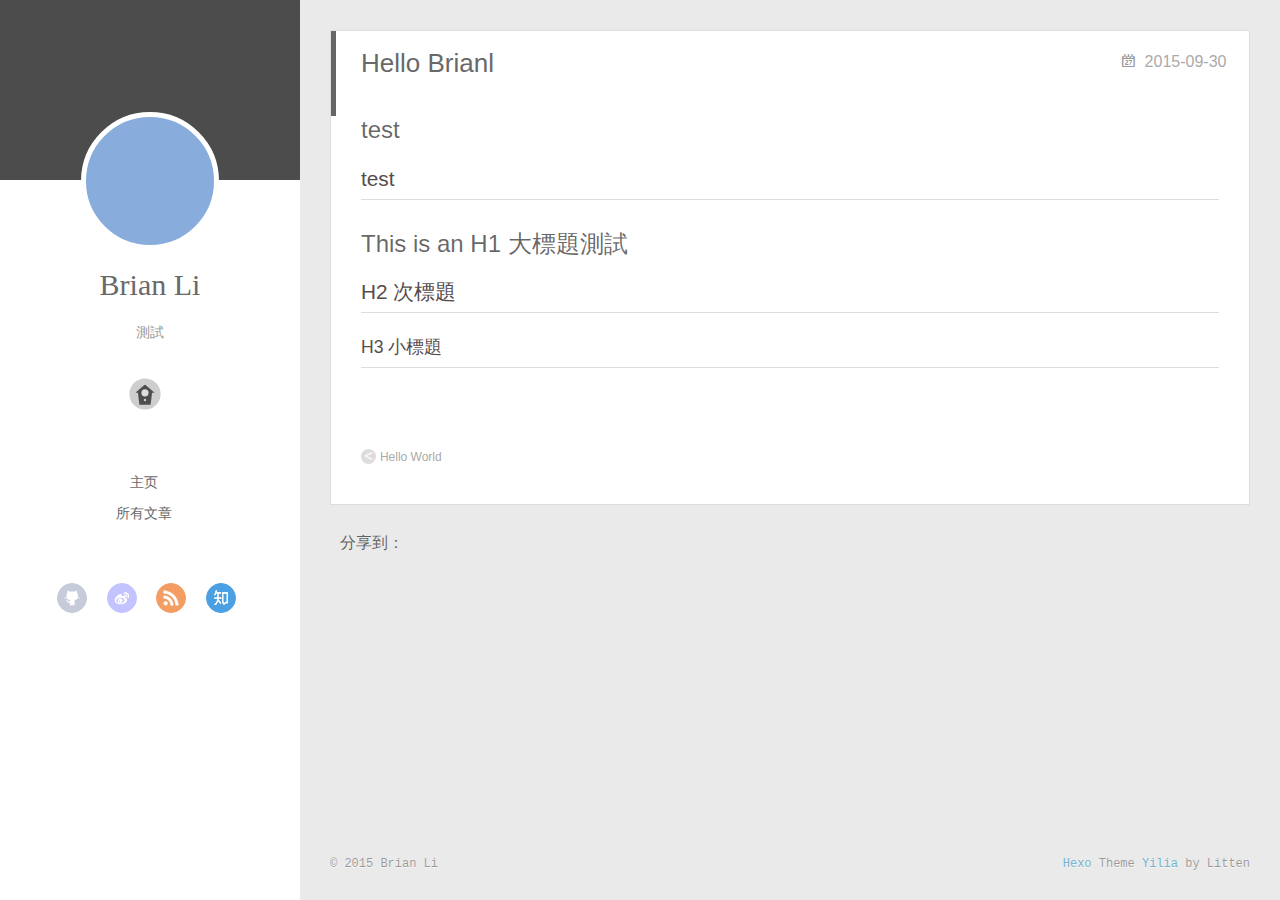
<file: 2015/09/30/Hello-Brianl/index.html>
<!DOCTYPE html>
<html>
<head>
  <meta charset="utf-8">
  
  <title>Hello Brianl | Brian TEST site</title>
  <meta name="viewport" content="width=device-width, initial-scale=1, maximum-scale=1">
  <meta name="description" content="testtestThis is an H1 大標題測試H2 次標題H3 小標題">
<meta property="og:type" content="article">
<meta property="og:title" content="Hello Brianl">
<meta property="og:url" content="http://youhong316.github.io/2015/09/30/Hello-Brianl/index.html">
<meta property="og:site_name" content="Brian TEST site">
<meta property="og:description" content="testtestThis is an H1 大標題測試H2 次標題H3 小標題">
<meta property="og:updated_time" content="2015-09-30T16:14:32.013Z">
<meta name="twitter:card" content="summary">
<meta name="twitter:title" content="Hello Brianl">
<meta name="twitter:description" content="testtestThis is an H1 大標題測試H2 次標題H3 小標題">
  
    <link rel="alternative" href="/atom.xml" title="Brian TEST site" type="application/atom+xml">
  
  
    <link rel="icon" href="/favicon.png">
  
  <link rel="stylesheet" href="/css/style.css" type="text/css">
</head>
<body>
  <div id="container">
    <div class="left-col">
    <div class="overlay"></div>
<div class="intrude-less">
	<header id="header" class="inner">
		<a href="/" class="profilepic">
			
			<img lazy-src="null" class="js-avatar">
			
		</a>

		<hgroup>
		  <h1 class="header-author"><a href="/">Brian Li</a></h1>
		</hgroup>

		
		<p class="header-subtitle">測試</p>
		

		
			<div class="switch-btn">
				<div class="icon">
					<div class="icon-ctn">
						<div class="icon-wrap icon-house" data-idx="0">
							<div class="birdhouse"></div>
							<div class="birdhouse_holes"></div>
						</div>
						<div class="icon-wrap icon-ribbon hide" data-idx="1">
							<div class="ribbon"></div>
						</div>
						
						<div class="icon-wrap icon-link hide" data-idx="2">
							<div class="loopback_l"></div>
							<div class="loopback_r"></div>
						</div>
						
						
						<div class="icon-wrap icon-me hide" data-idx="3">
							<div class="user"></div>
							<div class="shoulder"></div>
						</div>
						
					</div>
					
				</div>
				<div class="tips-box hide">
					<div class="tips-arrow"></div>
					<ul class="tips-inner">
						<li>菜单</li>
						<li>标签</li>
						
						<li>友情链接</li>
						
						
						<li>关于我</li>
						
					</ul>
				</div>
			</div>
		

		<div class="switch-area">
			<div class="switch-wrap">
				<section class="switch-part switch-part1">
					<nav class="header-menu">
						<ul>
						
							<li><a href="/">主页</a></li>
				        
							<li><a href="/archives">所有文章</a></li>
				        
						</ul>
					</nav>
					<nav class="header-nav">
						<div class="social">
							
								<a class="github" target="_blank" href="/#" title="github">github</a>
					        
								<a class="weibo" target="_blank" href="/#" title="weibo">weibo</a>
					        
								<a class="rss" target="_blank" href="/#" title="rss">rss</a>
					        
								<a class="zhihu" target="_blank" href="/#" title="zhihu">zhihu</a>
					        
						</div>
					</nav>
				</section>
				
				
				<section class="switch-part switch-part2">
					<div class="widget tagcloud" id="js-tagcloud">
						
					</div>
				</section>
				
				
				
				<section class="switch-part switch-part3">
					<div id="js-friends">
					
			          <a target="_blank" class="main-nav-link switch-friends-link" href="http://localhost:4000/">奥巴马的博客</a>
			        
			          <a target="_blank" class="main-nav-link switch-friends-link" href="http://localhost:4000/">卡卡的美丽传说</a>
			        
			          <a target="_blank" class="main-nav-link switch-friends-link" href="http://localhost:4000/">本泽马的博客</a>
			        
			          <a target="_blank" class="main-nav-link switch-friends-link" href="http://localhost:4000/">吉格斯的博客</a>
			        
			          <a target="_blank" class="main-nav-link switch-friends-link" href="http://localhost:4000/">习大大大不同</a>
			        
			          <a target="_blank" class="main-nav-link switch-friends-link" href="http://localhost:4000/">托蒂的博客</a>
			        
			        </div>
				</section>
				

				
				
				<section class="switch-part switch-part4">
				
					<div id="js-aboutme">我是谁，我从哪里来，我到哪里去？我就是我，是颜色不一样的吃货…</div>
				</section>
				
			</div>
		</div>
	</header>				
</div>
    </div>
    <div class="mid-col">
      <nav id="mobile-nav">
  	<div class="overlay">
  		<div class="slider-trigger"></div>
  		<h1 class="header-author js-mobile-header hide">Brian Li</h1>
  	</div>
	<div class="intrude-less">
		<header id="header" class="inner">
			<div class="profilepic">
				<img lazy-src="null" class="js-avatar">
			</div>
			<hgroup>
			  <h1 class="header-author">Brian Li</h1>
			</hgroup>
			
			<p class="header-subtitle">測試</p>
			
			<nav class="header-menu">
				<ul>
				
					<li><a href="/">主页</a></li>
		        
					<li><a href="/archives">所有文章</a></li>
		        
		        <div class="clearfix"></div>
				</ul>
			</nav>
			<nav class="header-nav">
				<div class="social">
					
						<a class="github" target="_blank" href="/#" title="github">github</a>
			        
						<a class="weibo" target="_blank" href="/#" title="weibo">weibo</a>
			        
						<a class="rss" target="_blank" href="/#" title="rss">rss</a>
			        
						<a class="zhihu" target="_blank" href="/#" title="zhihu">zhihu</a>
			        
				</div>
			</nav>
		</header>				
	</div>
</nav>
      <div class="body-wrap"><article id="post-Hello-Brianl" class="article article-type-post" itemscope itemprop="blogPost">
  
    <div class="article-meta">
      <a href="/2015/09/30/Hello-Brianl/" class="article-date">
  	<time datetime="2015-09-29T16:25:06.000Z" itemprop="datePublished">2015-09-30</time>
</a>
    </div>
  
  <div class="article-inner">
    
      <input type="hidden" class="isFancy" />
    
    
      <header class="article-header">
        
  
    <h1 class="article-title" itemprop="name">
      Hello Brianl
    </h1>
  

      </header>
      
      <div class="article-info article-info-post">
        
        

        <div class="clearfix"></div>
      </div>
      
    
    <div class="article-entry" itemprop="articleBody">
      
        <h1 id="test">test</h1><h2 id="test-1">test</h2><h1 id="This_is_an_H1_大標題測試">This is an H1 大標題測試</h1><h2 id="H2_次標題">H2 次標題</h2><h3 id="H3_小標題">H3 小標題</h3>
      
    </div>
    
  </div>
  
    
<nav id="article-nav">
  
    <a href="/2015/10/01/hello-world/" id="article-nav-newer" class="article-nav-link-wrap">
      <strong class="article-nav-caption"><</strong>
      <div class="article-nav-title">
        
          Hello World
        
      </div>
    </a>
  
  
</nav>

  
</article>


<div class="share">
	<!-- JiaThis Button BEGIN -->
	<div class="jiathis_style">
		<span class="jiathis_txt">分享到：</span>
		<a class="jiathis_button_tsina"></a>
		<a class="jiathis_button_cqq"></a>
		<a class="jiathis_button_douban"></a>
		<a class="jiathis_button_weixin"></a>
		<a class="jiathis_button_tumblr"></a>
		<a href="http://www.jiathis.com/share" class="jiathis jiathis_txt jtico jtico_jiathis" target="_blank"></a>
	</div>
	<script type="text/javascript" src="http://v3.jiathis.com/code/jia.js?uid=1405949716054953" charset="utf-8"></script>
	<!-- JiaThis Button END -->
</div>



<div class="duoshuo">
	<!-- 多说评论框 start -->
	<div class="ds-thread" data-thread-key="Hello-Brianl" data-title="Hello Brianl" data-url="http://youhong316.github.io/2015/09/30/Hello-Brianl/"></div>
	<!-- 多说评论框 end -->
	<!-- 多说公共JS代码 start (一个网页只需插入一次) -->
	<script type="text/javascript">
	var duoshuoQuery = {short_name:"true"};
	(function() {
		var ds = document.createElement('script');
		ds.type = 'text/javascript';ds.async = true;
		ds.src = (document.location.protocol == 'https:' ? 'https:' : 'http:') + '//static.duoshuo.com/embed.js';
		ds.charset = 'UTF-8';
		(document.getElementsByTagName('head')[0] 
		 || document.getElementsByTagName('body')[0]).appendChild(ds);
	})();
	</script>
	<!-- 多说公共JS代码 end -->
</div>




</div>
      <footer id="footer">
  <div class="outer">
    <div id="footer-info">
    	<div class="footer-left">
    		&copy; 2015 Brian Li
    	</div>
      	<div class="footer-right">
      		<a href="http://hexo.io/" target="_blank">Hexo</a>  Theme <a href="https://github.com/litten/hexo-theme-yilia" target="_blank">Yilia</a> by Litten
      	</div>
    </div>
  </div>
</footer>
    </div>
    
  <link rel="stylesheet" href="/fancybox/jquery.fancybox.css" type="text/css">


<script>
	var yiliaConfig = {
		fancybox: true,
		mathjax: true,
		animate: true,
		isHome: false,
		isPost: true,
		isArchive: false,
		isTag: false,
		isCategory: false,
		open_in_new: false
	}
</script>
<script src="http://7.url.cn/edu/jslib/comb/require-2.1.6,jquery-1.9.1.min.js" type="text/javascript"></script>
<script src="/js/main.js" type="text/javascript"></script>






<script type="text/x-mathjax-config">
MathJax.Hub.Config({
    tex2jax: {
        inlineMath: [ ['$','$'], ["\\(","\\)"]  ],
        processEscapes: true,
        skipTags: ['script', 'noscript', 'style', 'textarea', 'pre', 'code']
    }
});

MathJax.Hub.Queue(function() {
    var all = MathJax.Hub.getAllJax(), i;
    for(i=0; i < all.length; i += 1) {
        all[i].SourceElement().parentNode.className += ' has-jax';                 
    }       
});
</script>

<script type="text/javascript" src="http://cdn.mathjax.org/mathjax/latest/MathJax.js?config=TeX-AMS-MML_HTMLorMML">
</script>


  </div>
</body>
</html>
</file>
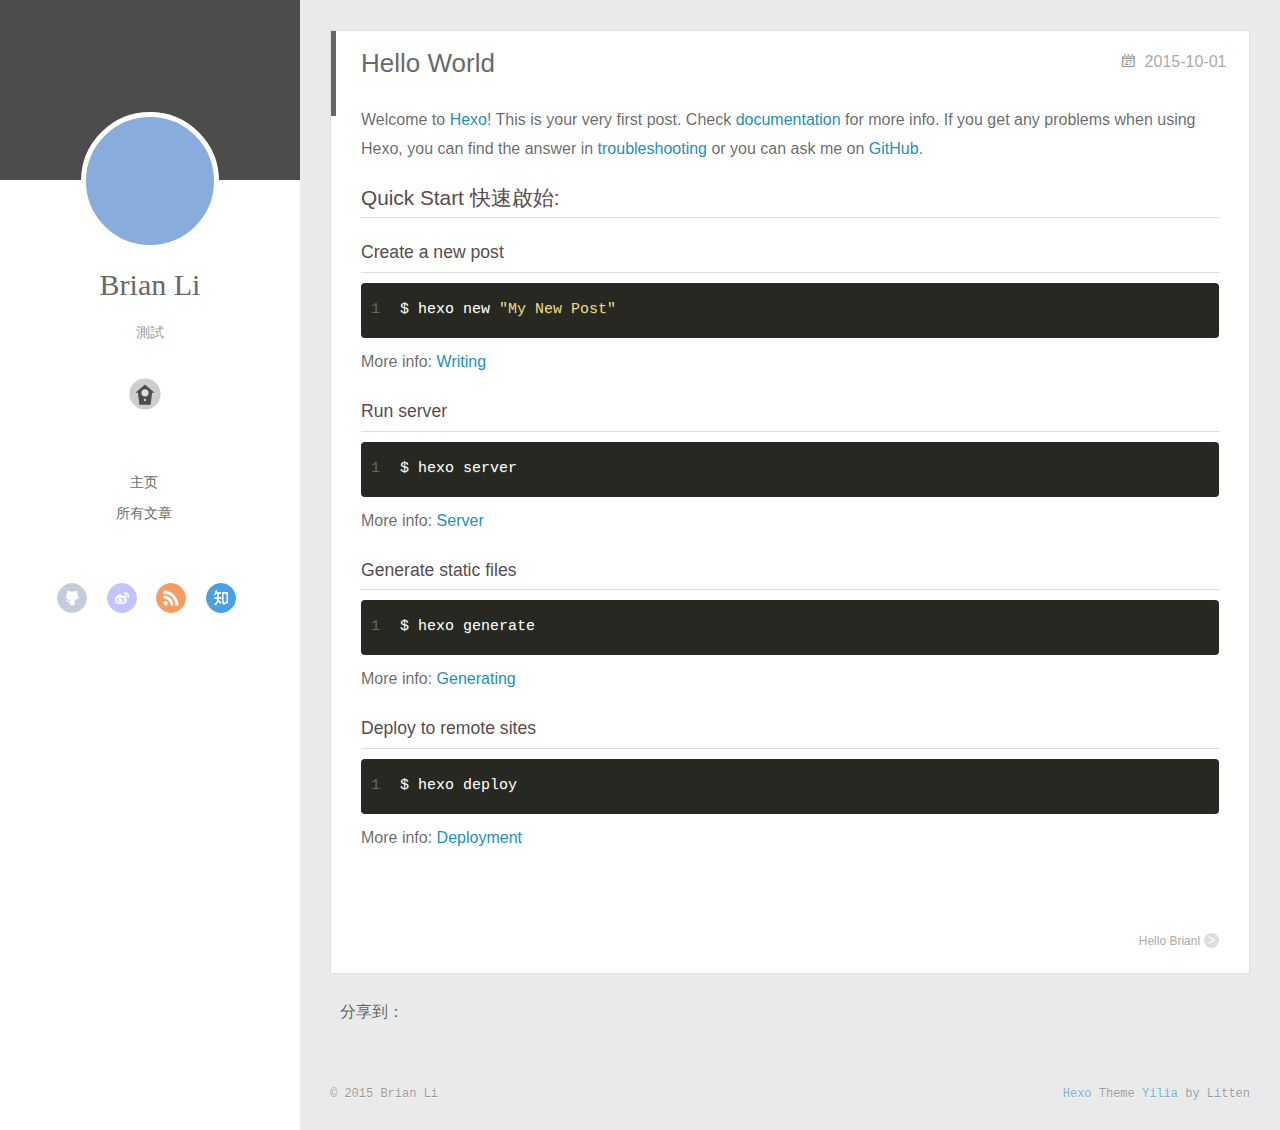
<file: 2015/10/01/hello-world/index.html>
<!DOCTYPE html>
<html>
<head>
  <meta charset="utf-8">
  
  <title>Hello World | Brian TEST site</title>
  <meta name="viewport" content="width=device-width, initial-scale=1, maximum-scale=1">
  <meta name="description" content="Welcome to Hexo! This is your very first post. Check documentation for more info. If you get any problems when using Hexo, you can find the answer in troubleshooting or you can ask me on GitHub.
Quick">
<meta property="og:type" content="article">
<meta property="og:title" content="Hello World">
<meta property="og:url" content="http://youhong316.github.io/2015/10/01/hello-world/index.html">
<meta property="og:site_name" content="Brian TEST site">
<meta property="og:description" content="Welcome to Hexo! This is your very first post. Check documentation for more info. If you get any problems when using Hexo, you can find the answer in troubleshooting or you can ask me on GitHub.
Quick">
<meta property="og:updated_time" content="2015-09-30T16:15:08.644Z">
<meta name="twitter:card" content="summary">
<meta name="twitter:title" content="Hello World">
<meta name="twitter:description" content="Welcome to Hexo! This is your very first post. Check documentation for more info. If you get any problems when using Hexo, you can find the answer in troubleshooting or you can ask me on GitHub.
Quick">
  
    <link rel="alternative" href="/atom.xml" title="Brian TEST site" type="application/atom+xml">
  
  
    <link rel="icon" href="/favicon.png">
  
  <link rel="stylesheet" href="/css/style.css" type="text/css">
</head>
<body>
  <div id="container">
    <div class="left-col">
    <div class="overlay"></div>
<div class="intrude-less">
	<header id="header" class="inner">
		<a href="/" class="profilepic">
			
			<img lazy-src="null" class="js-avatar">
			
		</a>

		<hgroup>
		  <h1 class="header-author"><a href="/">Brian Li</a></h1>
		</hgroup>

		
		<p class="header-subtitle">測試</p>
		

		
			<div class="switch-btn">
				<div class="icon">
					<div class="icon-ctn">
						<div class="icon-wrap icon-house" data-idx="0">
							<div class="birdhouse"></div>
							<div class="birdhouse_holes"></div>
						</div>
						<div class="icon-wrap icon-ribbon hide" data-idx="1">
							<div class="ribbon"></div>
						</div>
						
						<div class="icon-wrap icon-link hide" data-idx="2">
							<div class="loopback_l"></div>
							<div class="loopback_r"></div>
						</div>
						
						
						<div class="icon-wrap icon-me hide" data-idx="3">
							<div class="user"></div>
							<div class="shoulder"></div>
						</div>
						
					</div>
					
				</div>
				<div class="tips-box hide">
					<div class="tips-arrow"></div>
					<ul class="tips-inner">
						<li>菜单</li>
						<li>标签</li>
						
						<li>友情链接</li>
						
						
						<li>关于我</li>
						
					</ul>
				</div>
			</div>
		

		<div class="switch-area">
			<div class="switch-wrap">
				<section class="switch-part switch-part1">
					<nav class="header-menu">
						<ul>
						
							<li><a href="/">主页</a></li>
				        
							<li><a href="/archives">所有文章</a></li>
				        
						</ul>
					</nav>
					<nav class="header-nav">
						<div class="social">
							
								<a class="github" target="_blank" href="/#" title="github">github</a>
					        
								<a class="weibo" target="_blank" href="/#" title="weibo">weibo</a>
					        
								<a class="rss" target="_blank" href="/#" title="rss">rss</a>
					        
								<a class="zhihu" target="_blank" href="/#" title="zhihu">zhihu</a>
					        
						</div>
					</nav>
				</section>
				
				
				<section class="switch-part switch-part2">
					<div class="widget tagcloud" id="js-tagcloud">
						
					</div>
				</section>
				
				
				
				<section class="switch-part switch-part3">
					<div id="js-friends">
					
			          <a target="_blank" class="main-nav-link switch-friends-link" href="http://localhost:4000/">奥巴马的博客</a>
			        
			          <a target="_blank" class="main-nav-link switch-friends-link" href="http://localhost:4000/">卡卡的美丽传说</a>
			        
			          <a target="_blank" class="main-nav-link switch-friends-link" href="http://localhost:4000/">本泽马的博客</a>
			        
			          <a target="_blank" class="main-nav-link switch-friends-link" href="http://localhost:4000/">吉格斯的博客</a>
			        
			          <a target="_blank" class="main-nav-link switch-friends-link" href="http://localhost:4000/">习大大大不同</a>
			        
			          <a target="_blank" class="main-nav-link switch-friends-link" href="http://localhost:4000/">托蒂的博客</a>
			        
			        </div>
				</section>
				

				
				
				<section class="switch-part switch-part4">
				
					<div id="js-aboutme">我是谁，我从哪里来，我到哪里去？我就是我，是颜色不一样的吃货…</div>
				</section>
				
			</div>
		</div>
	</header>				
</div>
    </div>
    <div class="mid-col">
      <nav id="mobile-nav">
  	<div class="overlay">
  		<div class="slider-trigger"></div>
  		<h1 class="header-author js-mobile-header hide">Brian Li</h1>
  	</div>
	<div class="intrude-less">
		<header id="header" class="inner">
			<div class="profilepic">
				<img lazy-src="null" class="js-avatar">
			</div>
			<hgroup>
			  <h1 class="header-author">Brian Li</h1>
			</hgroup>
			
			<p class="header-subtitle">測試</p>
			
			<nav class="header-menu">
				<ul>
				
					<li><a href="/">主页</a></li>
		        
					<li><a href="/archives">所有文章</a></li>
		        
		        <div class="clearfix"></div>
				</ul>
			</nav>
			<nav class="header-nav">
				<div class="social">
					
						<a class="github" target="_blank" href="/#" title="github">github</a>
			        
						<a class="weibo" target="_blank" href="/#" title="weibo">weibo</a>
			        
						<a class="rss" target="_blank" href="/#" title="rss">rss</a>
			        
						<a class="zhihu" target="_blank" href="/#" title="zhihu">zhihu</a>
			        
				</div>
			</nav>
		</header>				
	</div>
</nav>
      <div class="body-wrap"><article id="post-hello-world" class="article article-type-post" itemscope itemprop="blogPost">
  
    <div class="article-meta">
      <a href="/2015/10/01/hello-world/" class="article-date">
  	<time datetime="2015-09-30T16:15:08.644Z" itemprop="datePublished">2015-10-01</time>
</a>
    </div>
  
  <div class="article-inner">
    
      <input type="hidden" class="isFancy" />
    
    
      <header class="article-header">
        
  
    <h1 class="article-title" itemprop="name">
      Hello World
    </h1>
  

      </header>
      
      <div class="article-info article-info-post">
        
        

        <div class="clearfix"></div>
      </div>
      
    
    <div class="article-entry" itemprop="articleBody">
      
        <p>Welcome to <a href="http://hexo.io/" target="_blank" rel="external">Hexo</a>! This is your very first post. Check <a href="http://hexo.io/docs/" target="_blank" rel="external">documentation</a> for more info. If you get any problems when using Hexo, you can find the answer in <a href="http://hexo.io/docs/troubleshooting.html" target="_blank" rel="external">troubleshooting</a> or you can ask me on <a href="https://github.com/hexojs/hexo/issues" target="_blank" rel="external">GitHub</a>.</p>
<h2 id="Quick_Start_快速啟始:">Quick Start 快速啟始:</h2><h3 id="Create_a_new_post">Create a new post</h3><figure class="highlight bash"><table><tr><td class="gutter"><pre><span class="line">1</span><br></pre></td><td class="code"><pre><span class="line">$ hexo new <span class="string">"My New Post"</span></span><br></pre></td></tr></table></figure>
<p>More info: <a href="http://hexo.io/docs/writing.html" target="_blank" rel="external">Writing</a></p>
<h3 id="Run_server">Run server</h3><figure class="highlight bash"><table><tr><td class="gutter"><pre><span class="line">1</span><br></pre></td><td class="code"><pre><span class="line">$ hexo server</span><br></pre></td></tr></table></figure>
<p>More info: <a href="http://hexo.io/docs/server.html" target="_blank" rel="external">Server</a></p>
<h3 id="Generate_static_files">Generate static files</h3><figure class="highlight bash"><table><tr><td class="gutter"><pre><span class="line">1</span><br></pre></td><td class="code"><pre><span class="line">$ hexo generate</span><br></pre></td></tr></table></figure>
<p>More info: <a href="http://hexo.io/docs/generating.html" target="_blank" rel="external">Generating</a></p>
<h3 id="Deploy_to_remote_sites">Deploy to remote sites</h3><figure class="highlight bash"><table><tr><td class="gutter"><pre><span class="line">1</span><br></pre></td><td class="code"><pre><span class="line">$ hexo deploy</span><br></pre></td></tr></table></figure>
<p>More info: <a href="http://hexo.io/docs/deployment.html" target="_blank" rel="external">Deployment</a></p>

      
    </div>
    
  </div>
  
    
<nav id="article-nav">
  
  
    <a href="/2015/09/30/Hello-Brianl/" id="article-nav-older" class="article-nav-link-wrap">
      <div class="article-nav-title">Hello Brianl</div>
      <strong class="article-nav-caption">></strong>
    </a>
  
</nav>

  
</article>


<div class="share">
	<!-- JiaThis Button BEGIN -->
	<div class="jiathis_style">
		<span class="jiathis_txt">分享到：</span>
		<a class="jiathis_button_tsina"></a>
		<a class="jiathis_button_cqq"></a>
		<a class="jiathis_button_douban"></a>
		<a class="jiathis_button_weixin"></a>
		<a class="jiathis_button_tumblr"></a>
		<a href="http://www.jiathis.com/share" class="jiathis jiathis_txt jtico jtico_jiathis" target="_blank"></a>
	</div>
	<script type="text/javascript" src="http://v3.jiathis.com/code/jia.js?uid=1405949716054953" charset="utf-8"></script>
	<!-- JiaThis Button END -->
</div>



<div class="duoshuo">
	<!-- 多说评论框 start -->
	<div class="ds-thread" data-thread-key="hello-world" data-title="Hello World" data-url="http://youhong316.github.io/2015/10/01/hello-world/"></div>
	<!-- 多说评论框 end -->
	<!-- 多说公共JS代码 start (一个网页只需插入一次) -->
	<script type="text/javascript">
	var duoshuoQuery = {short_name:"true"};
	(function() {
		var ds = document.createElement('script');
		ds.type = 'text/javascript';ds.async = true;
		ds.src = (document.location.protocol == 'https:' ? 'https:' : 'http:') + '//static.duoshuo.com/embed.js';
		ds.charset = 'UTF-8';
		(document.getElementsByTagName('head')[0] 
		 || document.getElementsByTagName('body')[0]).appendChild(ds);
	})();
	</script>
	<!-- 多说公共JS代码 end -->
</div>




</div>
      <footer id="footer">
  <div class="outer">
    <div id="footer-info">
    	<div class="footer-left">
    		&copy; 2015 Brian Li
    	</div>
      	<div class="footer-right">
      		<a href="http://hexo.io/" target="_blank">Hexo</a>  Theme <a href="https://github.com/litten/hexo-theme-yilia" target="_blank">Yilia</a> by Litten
      	</div>
    </div>
  </div>
</footer>
    </div>
    
  <link rel="stylesheet" href="/fancybox/jquery.fancybox.css" type="text/css">


<script>
	var yiliaConfig = {
		fancybox: true,
		mathjax: true,
		animate: true,
		isHome: false,
		isPost: true,
		isArchive: false,
		isTag: false,
		isCategory: false,
		open_in_new: false
	}
</script>
<script src="http://7.url.cn/edu/jslib/comb/require-2.1.6,jquery-1.9.1.min.js" type="text/javascript"></script>
<script src="/js/main.js" type="text/javascript"></script>






<script type="text/x-mathjax-config">
MathJax.Hub.Config({
    tex2jax: {
        inlineMath: [ ['$','$'], ["\\(","\\)"]  ],
        processEscapes: true,
        skipTags: ['script', 'noscript', 'style', 'textarea', 'pre', 'code']
    }
});

MathJax.Hub.Queue(function() {
    var all = MathJax.Hub.getAllJax(), i;
    for(i=0; i < all.length; i += 1) {
        all[i].SourceElement().parentNode.className += ' has-jax';                 
    }       
});
</script>

<script type="text/javascript" src="http://cdn.mathjax.org/mathjax/latest/MathJax.js?config=TeX-AMS-MML_HTMLorMML">
</script>


  </div>
</body>
</html>
</file>
<file: css/style.css>
body {
  width: 100%;
}
body:before,
body:after {
  content: "";
  display: table;
}
body:after {
  clear: both;
}
@font-face {
  font-family: 'FontAwesome';
  src: url("fonts/fontawesome-webfont.eot");
  src: url("fonts/fontawesome-webfont.eot?#iefix") format("embedded-opentype"), url("fonts/fontawesome-webfont.woff") format("woff"), url("fonts/fontawesome-webfont.ttf") format("truetype"), url("fonts/fontawesome-webfont.svgz#FontAwesomeRegular") format("svg"), url("fonts/fontawesome-webfont.svg#FontAwesomeRegular") format("svg");
  font-weight: normal;
  font-style: normal;
}
html,
body,
div,
span,
applet,
object,
iframe,
h1,
h2,
h3,
h4,
h5,
h6,
p,
blockquote,
pre,
a,
abbr,
acronym,
address,
big,
cite,
code,
del,
dfn,
em,
img,
ins,
kbd,
q,
s,
samp,
small,
strike,
strong,
sub,
sup,
tt,
var,
dl,
dt,
dd,
ol,
ul,
li,
fieldset,
form,
label,
legend,
table,
caption,
tbody,
tfoot,
thead,
tr,
th,
td {
  margin: 0;
  padding: 0;
  border: 0;
  outline: 0;
  font-weight: inherit;
  font-style: inherit;
  font-family: inherit;
  font-size: 100%;
  vertical-align: baseline;
}
body {
  line-height: 1;
  color: #000;
  background: #fff;
}
ol,
ul {
  list-style: none;
}
table {
  border-collapse: separate;
  border-spacing: 0;
  vertical-align: middle;
}
caption,
th,
td {
  text-align: left;
  font-weight: normal;
  vertical-align: middle;
}
a img {
  border: none;
}
ol {
  list-style: decimal;
  padding-left: 20px;
}
ul {
  list-style: none;
}
input,
button {
  margin: 0;
  padding: 0;
}
input::-moz-focus-inner,
button::-moz-focus-inner {
  border: 0;
  padding: 0;
}
@font-face {
  font-family: FontAwesome;
  font-style: normal;
  font-weight: normal;
  src: url("fonts/fontawesome-webfont.eot?v=#4.0.3");
  src: url("fonts/fontawesome-webfont.eot?#iefix&v=#4.0.3") format("embedded-opentype"), url("fonts/fontawesome-webfont.woff?v=#4.0.3") format("woff"), url("fonts/fontawesome-webfont.ttf?v=#4.0.3") format("truetype"), url("fonts/fontawesome-webfont.svg#fontawesomeregular?v=#4.0.3") format("svg");
}
html,
body,
#container {
  height: 100%;
}
body {
  font-family: "微软雅黑", "HelveticaNeue-Light", "Helvetica Neue Light", "Helvetica Neue", Helvetica, Arial, sans-serif;
  font-size: 16px;
  background: #fff;
  color: rgba(0,0,0,0.6);
  -webkit-overflow-scrolling: touch;
}
h1,
h2,
h3 {
  display: block;
}
h1 {
  font-size: 1.5em;
}
h2 {
  font-size: 1.3em;
}
h3 {
  font-size: 1.1em;
}
h4,
h5,
h6 {
  font-size: 1em;
}
a {
  text-decoration: none;
  outline-width: 0;
  color: #258fb8;
  outline: none;
}
.alignleft {
  float: left;
}
.alignright {
  float: right;
}
.clearfix {
  *zoom: 1;
}
.clearfix:after {
  content: "";
  display: table;
  clear: both;
}
.inner {
  width: 1000px;
  margin: 0 auto;
}
.hide {
  display: none;
}
@media screen and (max-width: 1040px) {
  .inner {
    width: 100%;
  }
}
#container {
  position: relative;
  min-height: 100%;
}
#container #mobile-nav {
  display: none;
}
#container #mobile-nav .overlay {
  height: 110px;
  position: absolute;
  width: 100%;
  background: #4d4d4d;
}
#container #mobile-nav .overlay.fixed {
  position: fixed;
  height: 42px;
  z-index: 99;
}
#container #mobile-nav #header {
  padding: 10px 0 0 0;
}
#container #mobile-nav #header .profilepic {
  display: block;
  position: relative;
  z-index: 100;
}
#container #mobile-nav #header .header-menu {
  height: auto;
  margin: 10px;
}
#container #mobile-nav #header .header-menu ul {
  text-align: center;
  cursor: default;
}
#container #mobile-nav #header .header-menu li {
  display: inline-block;
  margin: 3px;
}
#container .left-col {
  background: #fff;
  width: 300px;
  position: fixed;
  opacity: 1;
  -webkit-transition: all 0.2s ease-in;
  -moz-transition: all 0.2s ease-in;
  -ms-transition: all 0.2s ease-in;
  transition: all 0.2s ease-in;
  height: 100%;
}
#container .left-col .overlay {
  width: 100%;
  height: 180px;
  background-color: #000;
  position: absolute;
  opacity: 0.7;
}
#container .left-col .intrude-less {
  width: 76%;
  text-align: center;
  margin: 112px auto 0;
}
#container .mid-col {
  position: absolute;
  right: 0;
  min-height: 100%;
  background: #eaeaea;
  left: 300px;
  width: auto;
}
@media screen and (max-width: 800px) {
  #container .left-col {
    display: none;
  }
  #container .mid-col {
    left: 0;
  }
  #container #header .header-nav {
    position: relative;
  }
  #container .header-author.fixed {
    position: fixed;
    top: -13px;
    width: 100%;
    color: #ddd;
  }
  #container .overlay .slider-trigger {
    position: absolute;
    z-index: 101;
    bottom: 0;
    left: 0;
    width: 42px;
    height: 42px;
  }
  #container .overlay .slider-trigger:hover {
    background: #444;
  }
  #container .overlay .slider-trigger:before {
    color: #ddd;
    content: "\f00b";
    font: 16px FontAwesome;
    width: 16px;
    height: 16px;
    margin-left: 9px;
    margin-top: 14px;
    display: block;
  }
  #container .article-header {
    border-left: none;
    padding: 0;
    border-bottom: 1px dotted #ddd;
  }
  #container .article-header h1 {
    margin-bottom: 10px;
  }
  #container .header-subtitle {
    padding: 0 24px;
  }
  #container .article-info-index.article-info {
    padding-top: 10px;
    margin: 0;
    border-top: 1px solid #ddd;
  }
  #container .article-info-post.article-info {
    margin: 0;
    padding-top: 10px;
    border: none;
  }
  #container .article-more-link a {
    float: right;
  }
  #container #viewer-box .viewer-box-l {
    font-size: 14px;
  }
  #container .article {
    padding: 10px;
    margin: 10px;
    font-size: 14px;
  }
  #container .article .article-entry {
    padding-left: 0;
    padding-right: 0;
    padding-top: 10px;
  }
  #container .article .article-title {
    font-size: 18px;
    max-width: 185px;
    display: block;
    margin: 0;
  }
  #container .article .article-meta {
    width: auto;
    height: 30px;
    margin-top: -5px;
    position: ralative;
  }
  #container .article .article-meta .article-date {
    font-size: 12px;
    -webkit-border-radius: 0;
    border-radius: 0;
    color: #666;
    background: none;
    height: auto;
    padding: 0;
    margin: 0;
    width: 100%;
    text-align: left;
    margin-left: 10px;
  }
  #container .article .article-meta .article-date time {
    width: auto;
    float: right;
    margin-right: 10px;
  }
  #container .article .article-meta .article-tag-list {
    margin-top: 7px;
    position: absolute;
    right: 10px;
    top: 0;
  }
  #container .article .article-meta .article-tag-list:before {
    float: left;
    margin-top: 1px;
    left: 0;
  }
  #container .article .article-meta .article-tag-list .article-tag-list-item {
    float: left;
    padding-left: 0;
    width: auto;
    max-width: 83px;
  }
  #container .article .article-meta .article-category {
    margin-top: 7px;
    position: absolute;
    right: 10px;
    top: -30px;
  }
  #container .article .article-meta .article-category:before {
    float: left;
    margin-top: 1px;
    left: 15px;
  }
  #container .article .article-meta .article-category .article-category-link {
    max-width: 83px;
    width: auto;
    padding-left: 10px;
  }
  #container .article .article-nav-link-wrap {
    margin: 5px 0;
  }
  #container .article .article-nav-link-wrap strong {
    float: left;
    margin-right: 5px;
  }
  #container .article #article-nav-older {
    float: none;
    display: block;
  }
  #container .share {
    padding: 3px 10px;
  }
  #container .duoshuo {
    padding: 0 13px;
  }
  #container #disqus_thread {
    padding: 0 13px;
  }
  #container #mobile-nav {
    display: block;
  }
  #container #page-nav .extend {
    opacity: 1;
  }
  #container .instagram .open-ins {
    left: 2px;
    top: -30px;
    color: #aaa;
  }
  #container .info-on-right {
    float: initial;
  }
  #container .archives-wrap {
    margin: 10px 10px 0px;
    padding: 10px;
  }
  #container .archives-wrap .archive-article-title {
    font-size: 14px;
  }
  #container .archives-wrap .archive-year-wrap {
    position: relative;
    padding: 0 0 0 0;
  }
  #container .archives-wrap .archive-year-wrap a {
    padding: 0 0 0 0;
  }
  #container .archives-wrap .article-meta .archive-article-date {
    font-size: 12px;
    margin-right: 10px;
    margin-top: -5px;
  }
  #container .archives-wrap .article-meta .article-tag-list-link {
    font-size: 12px;
  }
  #container .archives .archive-article {
    padding: 10px 0;
    margin-left: 0;
  }
  #container #footer .footer-left {
    float: initial;
    margin-bottom: 10px;
  }
  #container #footer .footer-right {
    float: initial;
  }
}
.header-author {
  text-align: center;
  margin: 0.67em 0;
  font-family: Roboto, "Roboto", serif;
  font-size: 30px;
  -webkit-transition: 0.3s;
  -moz-transition: 0.3s;
  -ms-transition: 0.3s;
  transition: 0.3s;
}
#header {
  width: 100%;
}
#header a {
  color: #696969;
}
#header a:hover {
  color: #b0a0aa;
}
#header .profilepic {
  text-align: center;
  display: block;
  border: 5px solid #fff;
  -webkit-border-radius: 300px;
  border-radius: 300px;
  width: 128px;
  height: 128px;
  margin: 0 auto;
  position: relative;
  overflow: hidden;
  background: #88acdb;
  -webkit-transition: all 0.2s ease-in;
  display: -webkit-box;
  -webkit-box-orient: horizontal;
  -webkit-box-pack: center;
  -webkit-box-align: center;
  text-align: center;
}
#header .profilepic img {
  width: 20%;
  height: 20%;
  -webkit-border-radius: 300px;
  border-radius: 300px;
  opacity: 0;
  -webkit-transition: all 0.2s ease-in;
}
#header .profilepic img.show {
  width: 100%;
  height: 100%;
  opacity: 1;
}
#header .header-subtitle {
  text-align: center;
  color: #999;
  font-size: 14px;
  line-height: 25px;
  overflow: hidden;
  text-overflow: ellipsis;
  display: -webkit-box;
  -webkit-line-clamp: 2;
  -webkit-box-orient: vertical;
}
#header .header-menu {
  font-weight: 300;
  line-height: 31px;
  cursor: pointer;
  text-transform: uppercase;
  float: none;
  height: 150px;
  margin-left: -12px;
  text-align: center;
  display: -webkit-box;
  -webkit-box-orient: horizontal;
  -webkit-box-pack: center;
  -webkit-box-align: center;
}
#header .header-menu li {
  cursor: default;
}
#header .header-menu li a {
  font-size: 14px;
  min-width: 300px;
}
#header .switch-area {
  position: relative;
  width: 100%;
  overflow: hidden;
  min-height: 500px;
  font-size: 14px;
}
#header .switch-area .switch-wrap {
  -webkit-transition: -webkit-transform 0.3s ease-in;
  -moz-transition: -moz-transform 0.3s ease-in;
  -ms-transition: -ms-transform 0.3s ease-in;
  transition: transform 0.3s ease-in;
  position: relative;
}
#header .turn-left {
  -webkit-transform: translate(-100%, 0);
  -moz-transform: translate(-100%, 0);
  -ms-transform: translate(-100%, 0);
  transform: translate(-100%, 0);
}
#header .header-nav {
  width: 100%;
  position: absolute;
  -webkit-transition: -webkit-transform 0.3s ease-in;
  -moz-transition: -moz-transform 0.3s ease-in;
  -ms-transition: -ms-transform 0.3s ease-in;
  transition: transform 0.3s ease-in;
}
#header .header-nav .social {
  margin-right: 15px;
  margin-top: 10px;
  text-align: center;
}
#header .header-nav .social a {
  -webkit-border-radius: 50%;
  border-radius: 50%;
  display: -moz-inline-stack;
  display: inline-block;
  vertical-align: middle;
  *vertical-align: auto;
  zoom: 1;
  *display: inline;
  text-indent: -9999px;
  margin: 0 8px 15px 8px;
  opacity: 0.7;
  width: 28px;
  height: 28px;
  -webkit-transition: 0.3s;
  -moz-transition: 0.3s;
  -ms-transition: 0.3s;
  transition: 0.3s;
}
#header .header-nav .social a:hover {
  opacity: 1;
}
#header .header-nav .social a:last-of-type {
  margin-right: 0;
}
#header .header-nav .social a.weibo {
  background: url("/img/weibo.png") center no-repeat #aaf;
  border: 1px solid #aaf;
}
#header .header-nav .social a.weibo:hover {
  border: 1px solid #aaf;
}
#header .header-nav .social a.rss {
  background: url("/img/rss.png") center no-repeat #ef7522;
  border: 1px solid #ef7522;
}
#header .header-nav .social a.rss:hover {
  border: 1px solid #cf5d0f;
}
#header .header-nav .social a.github {
  background: url("/img/github.png") center no-repeat #afb6ca;
  border: 1px solid #afb6ca;
}
#header .header-nav .social a.github:hover {
  border: 1px solid #909ab6;
}
#header .header-nav .social a.facebook {
  background: url("/img/facebook.png") center no-repeat #3b5998;
  border: 1px solid #3b5998;
}
#header .header-nav .social a.facebook:hover {
  border: 1px solid #2d4373;
}
#header .header-nav .social a.google {
  background: url("/img/google.png") center no-repeat #c83d20;
  border: 1px solid #c83d20;
}
#header .header-nav .social a.google:hover {
  border: 1px solid #9c3019;
}
#header .header-nav .social a.twitter {
  background: url("/img/twitter.png") center no-repeat #55cff8;
  border: 1px solid #55cff8;
}
#header .header-nav .social a.twitter:hover {
  border: 1px solid #24c1f6;
}
#header .header-nav .social a.linkedin {
  background: url("/img/linkedin.png") center no-repeat #005a87;
  border: 1px solid #005a87;
}
#header .header-nav .social a.linkedin:hover {
  border: 1px solid #006b98;
}
#header .header-nav .social a.zhihu {
  background: url("/img/zhihu.png") center no-repeat #0078d8;
  border: 1px solid #0078d8;
}
#header .header-nav .social a.zhihu:hover {
  border: 1px solid #0078d8;
}
#header .header-nav .social a.douban {
  background: url("/img/douban.png") center no-repeat #06c611;
  border: 1px solid #06c611;
}
#header .header-nav .social a.douban:hover {
  border: 1px solid #06c611;
}
#header .header-nav .social a.mail {
  background: url("/img/mail.png") center no-repeat #005a87;
  border: 1px solid #005a87;
}
#header .header-nav .social a.mail:hover {
  border: 1px solid #006b98;
}
#header .switch-part {
  width: 100%;
  position: absolute;
}
#header .switch-part1 {
  left: 0;
}
#header .switch-part2 {
  left: 100%;
  top: 20px;
  overlay-x: hidden;
  overflow-y: auto;
  max-height: 200px;
}
#header .switch-part3 {
  left: 200%;
  line-height: 30px;
}
#header .switch-part3 .switch-friends-link {
  margin-right: 9px;
  -webkit-border-radius: 3px;
  border-radius: 3px;
  padding: 5px;
}
#header .switch-part3 .switch-friends-link:hover {
  background: #88acdb;
  color: #fff;
}
#header .switch-part4 {
  left: 300%;
  text-align: left;
  line-height: 30px;
}
.duoshuo {
  padding: 0 40px;
}
#disqus_thread {
  padding: 0 40px;
}
.archives-wrap {
  position: relative;
  margin: 0 30px;
  padding-right: 60px;
  border-bottom: 1px solid #eee;
  background: #fff;
}
.archives-wrap:first-child {
  margin-top: 30px;
}
.archives-wrap:last-child {
  margin-bottom: 80px;
}
.archives-wrap .archive-year-wrap {
  line-height: 35px;
  width: 200px;
  position: absolute;
  padding-top: 15px;
  font-size: 1.8em;
}
.archives-wrap .archive-year-wrap a {
  color: #666;
  font-weight: bold;
  padding-left: 48px;
}
.archives {
  position: relative;
}
.archives .article-info {
  border: none;
}
.archives .archive-article {
  margin-left: 200px;
  padding: 20px 0;
  border-bottom: 1px solid #eee;
  border-top: 1px solid #fff;
  position: relative;
}
.archives .archive-article:first-child {
  border-top: none;
}
.archives .archive-article:last-child {
  border-bottom: none;
}
.archives .archive-article-title {
  font-size: 16px;
  color: #333;
  -webkit-transition: color 0.3s;
  -moz-transition: color 0.3s;
  -ms-transition: color 0.3s;
  transition: color 0.3s;
}
.archives .archive-article-title:hover {
  color: #657b83;
}
.archives .archive-article-title span {
  display: block;
  color: #a8a8a8;
  font-size: 12px;
  line-height: 14px;
  height: 7px;
  padding-left: 2px;
}
.archives .archive-article-title span:before {
  display: inline-block;
  content: "“";
  font-family: serif;
  font-size: 30px;
  float: left;
  margin: 4px 4px 0 -12px;
  color: #c8c8c8;
}
.archive-article-inner .archive-article-header {
  position: relative;
}
.archive-article-inner .article-meta {
  position: relative;
  float: right;
  margin-top: -10px;
  color: #555;
  background: none;
  text-align: right;
  width: auto;
}
.archive-article-inner .article-meta .article-date time {
  color: #aaa;
}
.archive-article-inner .article-meta .archive-article-date,
.archive-article-inner .article-meta .article-tag-list {
  margin-right: 30px;
  display: -moz-inline-stack;
  display: inline-block;
  vertical-align: middle;
  zoom: 1;
  color: #666;
  font-size: 14px;
}
.archive-article-inner .article-meta .archive-article-date {
  cursor: default;
  font-size: 12px;
  margin-bottom: 5px;
  margin-top: -10px;
}
.archive-article-inner .article-meta .archive-article-date time:before {
  content: "\f073";
  color: #999;
  position: relative;
  margin-right: 10px;
  font: 16px FontAwesome;
}
.archive-article-inner .article-meta .article-category:before {
  float: left;
  margin-top: 1px;
  left: 15px;
}
.archive-article-inner .article-meta .article-category .article-category-link {
  width: auto;
  max-width: 83px;
  padding-left: 10px;
}
.archive-article-inner .article-meta .article-tag-list {
  margin-top: 0px;
}
.archive-article-inner .article-meta .article-tag-list:before {
  left: 15px;
}
.archive-article-inner .article-meta .article-tag-list .article-tag-list-item {
  display: inline-block;
  width: auto;
  max-width: 83px;
  padding-left: 8px;
  font-size: 12px;
}
.body-wrap {
  margin-bottom: 80px;
}
.article {
  margin: 30px;
  position: relative;
  border: 1px solid #ddd;
  background: #fff;
  -webkit-transition: all 0.2s ease-in;
}
.article.show {
  visibility: visible;
  -webkit-animation: cd-bounce-1 0.6s;
  -moz-animation: cd-bounce-1 0.6s;
  -webkit-animation: cd-bounce-1 0.6s;
  -moz-animation: cd-bounce-1 0.6s;
  -ms-animation: cd-bounce-1 0.6s;
  animation: cd-bounce-1 0.6s;
}
.article.hidden {
  visibility: hidden;
}
.article img {
  max-width: 100%;
}
@-webkit-keyframes cd-bounce-1 {
  0% {
    opacity: 0;
    -webkit-transform: scale(1);
  }
  60% {
    opacity: 1;
    -webkit-transform: scale(1.01);
  }
  100% {
    -webkit-transform: scale(1);
  }
}
@-moz-keyframes cd-bounce-1 {
  0% {
    opacity: 0;
    -moz-transform: scale(1);
  }
  60% {
    opacity: 1;
    -moz-transform: scale(1.01);
  }
  100% {
    -moz-transform: scale(1);
  }
}
.article-index {
  margin-left: 200px;
  padding: 15px 0;
  margin-right: 75px;
}
.article-index .brief {
  display: block;
  color: #a8a8a8;
  font-size: 12px;
  line-height: 14px;
  height: 7px;
  padding-left: 2px;
}
.article-index .brief:before {
  display: inline-block;
  content: "“";
  font-family: serif;
  font-size: 30px;
  float: left;
  margin: 4px 4px 0 -12px;
  color: #c8c8c8;
}
.article-title {
  color: #696969;
  margin-left: 0px;
  font-weight: 300;
  line-height: 35px;
  margin-bottom: 20px;
  font-size: 26px;
  -webkit-transition: color 0.3s;
  -moz-transition: color 0.3s;
  -o-transition: color 0.3s;
  -webkit-transition: color 0.3s;
  -moz-transition: color 0.3s;
  -ms-transition: color 0.3s;
  transition: color 0.3s;
}
.article-title:hover {
  color: #b0a0aa;
}
.article-inner {
  position: relative;
  margin-bottom: 20px;
}
.article-header {
  border-left: 5px solid;
  padding: 15px 0px 15px 25px;
}
.article-info.info-on-right {
  margin: 10px 0 0 0;
  float: right;
}
.article-info-index.article-info {
  padding-top: 20px;
  margin: 30px 30px 0 30px;
  border-top: 1px solid #ddd;
}
.article-info-post.article-info {
  padding: 0;
  border: none;
  margin: -30px 0 20px 30px;
}
.article-entry {
  line-height: 1.8em;
  padding-right: 30px;
  padding-left: 30px;
}
.article-entry p {
  margin-top: 10px;
}
.article-entry p code,
.article-entry li code {
  padding: 1px 3px;
  margin: 0 3px;
  background: #ddd;
  border: 1px solid #ccc;
  font-family: Menlo, Monaco, "Andale Mono", "lucida console", "Courier New", monospace;
  word-wrap: break-word;
  font-size: 14px;
}
.article-entry blockquote {
  background: #ddd;
  border-left: 5px solid #ccc;
  padding: 15px 20px;
  margin-top: 10px;
  border-left: 5px solid #657b83;
  background: #f6f6f6;
}
.article-entry blockquote p {
  margin-top: 0;
}
.article-entry em {
  font-style: italic;
}
.article-entry ul li:before {
  content: "";
  width: 6px;
  height: 6px;
  border: 1px solid #999;
  -webkit-border-radius: 10px;
  border-radius: 10px;
  background: #aaa;
  display: inline-block;
  margin-right: 10px;
  float: left;
  margin-top: 12px;
}
.article-entry ul,
.article-entry ol {
  font-size: 14px;
  margin: 10px 0px;
}
.article-entry li ul,
.article-entry li ol {
  margin-left: 30px;
}
.article-entry li ul li:before,
.article-entry li ol li:before {
  content: "";
  background: #dedede;
}
.article-entry h1 {
  margin-top: 30px;
}
.article-entry h2 {
  margin-top: 20px;
  font-weight: 300;
  color: #574c4c;
  padding-bottom: 5px;
  border-bottom: 1px solid #ddd;
}
.article-entry h3,
.article-entry h4,
.article-entry h5,
.article-entry h6 {
  margin-top: 20px;
  font-weight: 300;
  color: #574c4c;
  padding-bottom: 5px;
  border-bottom: 1px solid #ddd;
}
.article-entry video {
  max-width: 100%;
}
.article-entry strong {
  font-weight: bold;
}
.article-entry .caption {
  display: block;
  font-size: 0.8em;
  color: #aaa;
}
.article-entry hr {
  height: 0;
  margin-top: 20px;
  margin-bottom: 20px;
  border-left: 0;
  border-right: 0;
  border-top: 1px solid #ddd;
  border-bottom: 1px solid #fff;
}
.article-entry pre {
  font-size: 1/0.9em;
  line-height: 1.5;
  margin-top: 10px;
  padding: 5px 15px;
  overflow-x: auto;
  color: #657b83;
  font-size: 10px;
  border: 1px solid #ccc;
  text-shadow: 0 1px #444;
  font-family: Menlo, Monaco, "Andale Mono", "lucida console", "Courier New", monospace;
}
.article-entry pre code {
  font-size: 14px;
}
.article-entry table {
  width: 100%;
  border: 1px solid #dedede;
  margin: 15px 0;
  border-collapse: collapse;
}
.article-entry table tr,
.article-entry table td {
  height: 35px;
}
.article-entry table thead tr {
  background: #f8f8f8;
}
.article-entry table tbody tr:hover {
  background: #efefef;
}
.article-entry table td,
.article-entry table th {
  border: 1px solid #dedede;
  padding: 0 10px;
}
.article-entry figure table {
  border: none;
  width: auto;
  margin: 0;
}
.article-entry figure table tbody tr:hover {
  background: none;
}
.article-meta {
  width: 150px;
  font-size: 14;
  text-align: right;
  position: absolute;
  right: 0;
  top: 23px;
  text-align: center;
  z-index: 1;
}
.article-meta time {
  color: #aaa;
}
.article-meta time:before {
  color: #999;
  content: "\f073";
  font: 17px FontAwesome;
  margin-right: 10px;
}
.article-more-link {
  margin-top: 5px;
  text-align: right;
}
.article-more-link a {
  background: #4d4d4d;
  color: #fff;
  font-size: 12px;
  padding: 2px 8px 4px;
  line-height: 16px;
  -webkit-border-radius: 2px;
  -moz-border-radius: 2px;
  -webkit-border-radius: 2px;
  border-radius: 2px;
  -webkit-transition: background 0.3s;
  -moz-transition: background 0.3s;
  -ms-transition: background 0.3s;
  transition: background 0.3s;
}
.article-more-link a:hover {
  background: #3c3c3c;
}
.article-more-link a.hidden {
  visibility: hidden;
}
#article-nav {
  margin: 80px 0 30px 0;
  padding-bottom: 10px;
}
#article-nav .article-nav-link-wrap {
  margin: 0px 30px 0px 30px;
  font-size: 14px;
  color: #333;
}
#article-nav .article-nav-link-wrap .article-nav-title {
  display: inline-block;
  font-size: 12px;
  color: #aaa;
  -webkit-transition: color 0.3s;
  -moz-transition: color 0.3s;
  -ms-transition: color 0.3s;
  transition: color 0.3s;
}
#article-nav .article-nav-link-wrap strong {
  background: #ddd;
  color: #fff;
  -webkit-border-radius: 100%;
  border-radius: 100%;
  width: 15px;
  height: 15px;
  display: inline-block;
  text-align: center;
  -webkit-transition: background 0.3s;
  -moz-transition: background 0.3s;
  -ms-transition: background 0.3s;
  transition: background 0.3s;
}
#article-nav .article-nav-link-wrap:hover strong {
  background: #4d4d4d;
}
#article-nav .article-nav-link-wrap:hover .article-nav-title {
  color: #4d4d4d;
}
#article-nav #article-nav-older {
  float: right;
}
@-moz-keyframes cd-bounce-1 {
  0% {
    opacity: 0;
    -webkit-transform: scale(1);
    -moz-transform: scale(1);
    -ms-transform: scale(1);
    -o-transform: scale(1);
    -webkit-transform: scale(1);
    -moz-transform: scale(1);
    -ms-transform: scale(1);
    transform: scale(1);
  }
  60% {
    opacity: 1;
    -webkit-transform: scale(1.01);
    -moz-transform: scale(1.01);
    -ms-transform: scale(1.01);
    -o-transform: scale(1.01);
    -webkit-transform: scale(1.01);
    -moz-transform: scale(1.01);
    -ms-transform: scale(1.01);
    transform: scale(1.01);
  }
  100% {
    -webkit-transform: scale(1);
    -moz-transform: scale(1);
    -ms-transform: scale(1);
    -o-transform: scale(1);
    -webkit-transform: scale(1);
    -moz-transform: scale(1);
    -ms-transform: scale(1);
    transform: scale(1);
  }
}
@-webkit-keyframes cd-bounce-1 {
  0% {
    opacity: 0;
    -webkit-transform: scale(1);
    -moz-transform: scale(1);
    -ms-transform: scale(1);
    -o-transform: scale(1);
    -webkit-transform: scale(1);
    -moz-transform: scale(1);
    -ms-transform: scale(1);
    transform: scale(1);
  }
  60% {
    opacity: 1;
    -webkit-transform: scale(1.01);
    -moz-transform: scale(1.01);
    -ms-transform: scale(1.01);
    -o-transform: scale(1.01);
    -webkit-transform: scale(1.01);
    -moz-transform: scale(1.01);
    -ms-transform: scale(1.01);
    transform: scale(1.01);
  }
  100% {
    -webkit-transform: scale(1);
    -moz-transform: scale(1);
    -ms-transform: scale(1);
    -o-transform: scale(1);
    -webkit-transform: scale(1);
    -moz-transform: scale(1);
    -ms-transform: scale(1);
    transform: scale(1);
  }
}
@-o-keyframes cd-bounce-1 {
  0% {
    opacity: 0;
    -webkit-transform: scale(1);
    -moz-transform: scale(1);
    -ms-transform: scale(1);
    -o-transform: scale(1);
    -webkit-transform: scale(1);
    -moz-transform: scale(1);
    -ms-transform: scale(1);
    transform: scale(1);
  }
  60% {
    opacity: 1;
    -webkit-transform: scale(1.01);
    -moz-transform: scale(1.01);
    -ms-transform: scale(1.01);
    -o-transform: scale(1.01);
    -webkit-transform: scale(1.01);
    -moz-transform: scale(1.01);
    -ms-transform: scale(1.01);
    transform: scale(1.01);
  }
  100% {
    -webkit-transform: scale(1);
    -moz-transform: scale(1);
    -ms-transform: scale(1);
    -o-transform: scale(1);
    -webkit-transform: scale(1);
    -moz-transform: scale(1);
    -ms-transform: scale(1);
    transform: scale(1);
  }
}
@keyframes cd-bounce-1 {
  0% {
    opacity: 0;
    -webkit-transform: scale(1);
    -moz-transform: scale(1);
    -ms-transform: scale(1);
    -o-transform: scale(1);
    -webkit-transform: scale(1);
    -moz-transform: scale(1);
    -ms-transform: scale(1);
    transform: scale(1);
  }
  60% {
    opacity: 1;
    -webkit-transform: scale(1.01);
    -moz-transform: scale(1.01);
    -ms-transform: scale(1.01);
    -o-transform: scale(1.01);
    -webkit-transform: scale(1.01);
    -moz-transform: scale(1.01);
    -ms-transform: scale(1.01);
    transform: scale(1.01);
  }
  100% {
    -webkit-transform: scale(1);
    -moz-transform: scale(1);
    -ms-transform: scale(1);
    -o-transform: scale(1);
    -webkit-transform: scale(1);
    -moz-transform: scale(1);
    -ms-transform: scale(1);
    transform: scale(1);
  }
}
.archives-wrap {
  position: relative;
  margin: 0 30px;
  padding-right: 60px;
  border-bottom: 1px solid #eee;
  background: #fff;
}
.archives-wrap:first-child {
  margin-top: 30px;
}
.archives-wrap:last-child {
  margin-bottom: 80px;
}
.archives-wrap .archive-year-wrap {
  line-height: 35px;
  width: 200px;
  position: absolute;
  padding-top: 15px;
  font-size: 1.8em;
}
.archives-wrap .archive-year-wrap a {
  color: #666;
  font-weight: bold;
  padding-left: 48px;
}
.archives {
  position: relative;
}
.archives .article-info {
  border: none;
}
.archives .archive-article {
  margin-left: 200px;
  padding: 20px 0;
  border-bottom: 1px solid #eee;
  border-top: 1px solid #fff;
  position: relative;
}
.archives .archive-article:first-child {
  border-top: none;
}
.archives .archive-article:last-child {
  border-bottom: none;
}
.archives .archive-article-title {
  font-size: 16px;
  color: #333;
  -webkit-transition: color 0.3s;
  -moz-transition: color 0.3s;
  -ms-transition: color 0.3s;
  transition: color 0.3s;
}
.archives .archive-article-title:hover {
  color: #657b83;
}
.archives .archive-article-title span {
  display: block;
  color: #a8a8a8;
  font-size: 12px;
  line-height: 14px;
  height: 7px;
  padding-left: 2px;
}
.archives .archive-article-title span:before {
  display: inline-block;
  content: "“";
  font-family: serif;
  font-size: 30px;
  float: left;
  margin: 4px 4px 0 -12px;
  color: #c8c8c8;
}
.archive-article-inner .archive-article-header {
  position: relative;
}
.archive-article-inner .article-meta {
  position: relative;
  float: right;
  margin-top: -10px;
  color: #555;
  background: none;
  text-align: right;
  width: auto;
}
.archive-article-inner .article-meta .article-date time {
  color: #aaa;
}
.archive-article-inner .article-meta .archive-article-date,
.archive-article-inner .article-meta .article-tag-list {
  margin-right: 30px;
  display: -moz-inline-stack;
  display: inline-block;
  vertical-align: middle;
  zoom: 1;
  color: #666;
  font-size: 14px;
}
.archive-article-inner .article-meta .archive-article-date {
  cursor: default;
  font-size: 12px;
  margin-bottom: 5px;
  margin-top: -10px;
}
.archive-article-inner .article-meta .archive-article-date time:before {
  content: "\f073";
  color: #999;
  position: relative;
  margin-right: 10px;
  font: 16px FontAwesome;
}
.archive-article-inner .article-meta .article-category:before {
  float: left;
  margin-top: 1px;
  left: 15px;
}
.archive-article-inner .article-meta .article-category .article-category-link {
  width: auto;
  max-width: 83px;
  padding-left: 10px;
}
.archive-article-inner .article-meta .article-tag-list {
  margin-top: 0px;
}
.archive-article-inner .article-meta .article-tag-list:before {
  left: 15px;
}
.archive-article-inner .article-meta .article-tag-list .article-tag-list-item {
  display: inline-block;
  width: auto;
  max-width: 83px;
  padding-left: 8px;
  font-size: 12px;
}
.article-entry pre,
.article-entry .highlight {
  background: #272822;
  margin: 10px 0;
  padding: 10px 10px;
  overflow: auto;
  color: #4c4c4c;
  line-height: 22.400000000000002px;
  -webkit-border-radius: 4px;
  border-radius: 4px;
}
.article-entry .highlight .gutter pre,
.article-entry .gist .gist-file .gist-data .line-numbers {
  color: #666;
}
.article-entry pre,
.article-entry code {
  font-family: "Source Code Pro", Consolas, Monaco, Menlo, Consolas, monospace;
}
.article-entry code {
  background: #eee;
  padding: 0 0.3em;
  border: none;
}
.article-entry pre {
  color: #fff;
}
.article-entry pre code {
  background: none;
  text-shadow: none;
  padding: 0;
  color: #fff;
}
.article-entry .highlight pre {
  border: none;
  margin: 0;
  padding: 0;
}
.article-entry .highlight table {
  margin: 0;
  width: auto;
}
.article-entry .highlight td {
  border: none;
  padding: 0;
}
.article-entry .highlight figcaption {
  font-size: 0.85em;
  color: highlight-comment;
  line-height: 1em;
  margin-bottom: 1em;
}
.article-entry .highlight figcaption:before,
.article-entry .highlight figcaption:after {
  content: "";
  display: table;
}
.article-entry .highlight figcaption:after {
  clear: both;
}
.article-entry .highlight figcaption a {
  float: right;
}
.article-entry .highlight .gutter pre {
  text-align: right;
  padding-right: 20px;
}
.article-entry .highlight .gutter pre .line {
  text-shadow: none;
}
.article-entry .highlight .line {
  font-size: 15px;
  height: 15px;
}
.article-entry .gist {
  margin: 0 -20px;
  border-style: solid;
  border-color: #ddd;
  border-width: 1px 0;
  background: #272822;
  padding: 15px 20px 15px 0;
}
.article-entry .gist .gist-file {
  border: none;
  font-family: "Source Code Pro", Consolas, Monaco, Menlo, Consolas, monospace;
  margin: 0;
}
.article-entry .gist .gist-file .gist-data {
  background: none;
  border: none;
}
.article-entry .gist .gist-file .gist-data .line-numbers {
  background: none;
  border: none;
  padding: 0 20px 0 0;
}
.article-entry .gist .gist-file .gist-data .line-data {
  padding: 0 !important;
}
.article-entry .gist .gist-file .highlight {
  margin: 0;
  padding: 0;
  border: none;
}
.article-entry .gist .gist-file .gist-meta {
  background: #272822;
  color: highlight-comment;
  font: 0.85em "Helvetica Neue", Helvetica, Arial, sans-serif;
  text-shadow: 0 0;
  padding: 0;
  margin-top: 1em;
  margin-left: 20px;
}
.article-entry .gist .gist-file .gist-meta a {
  color: #258fb8;
  font-weight: normal;
}
.article-entry .gist .gist-file .gist-meta a:hover {
  text-decoration: underline;
}
pre .comment {
  color: #75715e;
}
pre .keyword,
pre .function .keyword,
pre .class .params {
  color: #66d9ef;
}
pre .tag,
pre .doctype,
pre .params,
pre .function {
  color: #fff;
}
pre .css ~ * .tag,
pre .title,
pre .at_rule,
pre .at_rule .keyword,
pre .preprocessor,
pre .preprocessor .keyword {
  color: #f92672;
}
pre .attribute,
pre .built_in,
pre .class,
pre .css ~ * .class,
pre .function .title {
  color: #a6e22e;
}
pre .value,
pre .string {
  color: #e6db74;
}
pre .number {
  color: #7163d7;
}
pre .id,
pre .css ~ * .id {
  color: #fd971f;
}
#footer {
  font-size: 12px;
  font-family: Menlo, Monaco, "Andale Mono", "lucida console", "Courier New", monospace;
  text-shadow: 0 1px #fff;
  position: absolute;
  bottom: 30px;
  opacity: 0.6;
  width: 100%;
  text-align: center;
}
#footer .outer {
  padding: 0 30px;
}
.footer-left {
  float: left;
}
.footer-right {
  float: right;
}
.share {
  padding: 0px 75px 30px 40px;
  margin-bottom: 15px;
}
.back_home {
  float: right;
}
.back_home a {
  font-weight: bold;
  margin-left: 10px;
}
.back_home a:hover {
  color: #6e6e6e;
}
#page-nav {
  text-align: center;
  margin-top: 30px;
}
#page-nav .page-number {
  width: 20px;
  height: 20px;
  background: #4d4d4d;
  -webkit-border-radius: 50%;
  -moz-border-radius: 50%;
  -webkit-border-radius: 50%;
  border-radius: 50%;
  display: inline-block;
  color: #fff;
  line-height: 20px;
  font-size: 12px;
  margin: 0 3px 30px;
}
#page-nav .page-number:hover {
  background: #5e5e5e;
}
#page-nav .current {
  background: #88acdb;
  cursor: default;
}
#page-nav .current:hover {
  background: #88acdb;
}
#page-nav .extend {
  color: #4d4d4d;
  margin: 0 27px;
  opacity: 0;
}
#page-nav .extend:hover {
  color: #5e5e5e;
}
#page-nav:hover .extend {
  opacity: 1;
}
#post-instagram {
  padding: 30px;
}
#post-instagram .article-entry {
  padding-right: 0;
}
.instagram {
  position: relative;
  min-height: 500px;
}
.instagram .open-ins {
  display: block;
  padding: 10px 0;
  position: absolute;
  right: 28px;
  top: -75px;
  color: #333;
}
.instagram .open-ins:hover {
  color: #657b83;
}
.instagram .year {
  display: inline;
}
.instagram .album h1 em {
  font-style: normal;
  font-size: 14px;
  margin-left: 10px;
}
.instagram .album ul {
  min-height: 149px;
  padding-top: 17px;
  border-bottom: 1px solid #ddd;
  list-style: none;
}
.instagram .album li {
  position: relative;
  display: inline-block;
  min-width: 157px;
  margin: 0;
}
.instagram .album li:before {
  display: none;
}
.instagram .album div.img-box {
  position: relative;
  margin: 0 20px 10px;
  -webkit-box-shadow: 0 1px 0 rgba(255,255,255,0.4), 0 1px 0 1px rgba(255,255,255,0.1);
  -moz-box-shadow: 0 1px 0 rgba(255,255,255,0.4), 0 1px 0 1px rgba(255,255,255,0.1);
  -webkit-box-shadow: 0 1px 0 rgba(255,255,255,0.4), 0 1px 0 1px rgba(255,255,255,0.1);
  box-shadow: 0 1px 0 rgba(255,255,255,0.4), 0 1px 0 1px rgba(255,255,255,0.1);
}
.instagram .album div.img-box .img-bg {
  position: absolute;
  top: 0;
  left: 0;
  bottom: 0px;
  width: 100%;
  margin: -5px;
  padding: 5px;
  background: rgba(204,204,204,0.8);
  -webkit-box-shadow: 0 0 0 1px rgba(0,0,0,0.04), 0 1px 5px rgba(0,0,0,0.1);
  -moz-box-shadow: 0 0 0 1px rgba(0,0,0,0.04), 0 1px 5px rgba(0,0,0,0.1);
  -webkit-box-shadow: 0 0 0 1px rgba(0,0,0,0.04), 0 1px 5px rgba(0,0,0,0.1);
  box-shadow: 0 0 0 1px rgba(0,0,0,0.04), 0 1px 5px rgba(0,0,0,0.1);
  -webkit-transition: all 0.15s ease-out 0.1s;
  -moz-transition: all 0.15s ease-out 0.1s;
  -o-transition: all 0.15s ease-out 0.1s;
  -webkit-transition: all 0.15s ease-out 0.1s;
  -moz-transition: all 0.15s ease-out 0.1s;
  -ms-transition: all 0.15s ease-out 0.1s;
  transition: all 0.15s ease-out 0.1s;
  opacity: 0.2;
  cursor: pointer;
  display: block;
}
.instagram .album div.img-box .img-bg:hover {
  opacity: 0;
}
.instagram .album div.img-box img {
  width: 100%;
  height: auto;
  display: block;
}
@media screen and (max-width: 600px) {
  .instagram .album ul {
    margin-left: 0;
    padding: 0;
    text-align: center;
  }
  .instagram .album li {
    max-width: 300px;
  }
  .instagram .album div.img-box {
    margin: 0;
  }
}
.switch-btn {
  margin-left: 74px;
  margin-top: 23px;
  position: relative;
  width: 70px;
  text-align: center;
}
.switch-btn .tips-box {
  position: relative;
}
.switch-btn .tips-box .tips-arrow {
  width: 0;
  height: 0;
  border-left: 5px solid transparent;
  border-right: 5px solid transparent;
  border-bottom: 6px solid #000;
  opacity: 0.8;
  position: absolute;
  top: -6px;
  left: 30px;
}
.switch-btn .tips-box .tips-inner {
  padding: 5px 8px 4px 8px;
  background-color: #000;
  color: #fff;
  width: 80px;
  text-align: center;
  -webkit-border-radius: 3px;
  border-radius: 3px;
  opacity: 0.8;
  position: absolute;
  z-index: 99;
  left: -13px;
}
.switch-btn .tips-box .tips-inner li {
  padding: 4px 0;
  cursor: pointer;
  font-size: 13px;
  color: #ddd;
}
.switch-btn .tips-box .tips-inner li:hover {
  background: #111;
}
.switch-btn .icon {
  height: 32px;
  width: 32px;
  background: #cecece;
  -webkit-border-radius: 100px;
  border-radius: 100px;
  position: relative;
  overflow: hidden;
  display: inline-block;
  padding: 10px;
  -webkit-transform: scale(0.6);
  -moz-transform: scale(0.6);
  -ms-transform: scale(0.6);
  transform: scale(0.6);
  cursor: pointer;
}
.switch-btn .icon-ctn {
  width: 34px;
  height: 34px;
  position: relative;
  overflow: hidden;
}
.switch-btn .icon-ctn .birdhouse {
  width: 0;
  height: 0;
  position: absolute;
  top: 0;
  left: 0;
  border-style: solid;
  border-color: transparent transparent #4d4d4d transparent;
  border-width: 0 16px 14px;
}
.switch-btn .icon-ctn .birdhouse:after {
  content: '';
  position: absolute;
  top: 12px;
  left: -12px;
  border-style: solid;
  border-color: #4d4d4d transparent transparent transparent;
  border-width: 100px 12px;
}
.switch-btn .icon-ctn .birdhouse_holes {
  width: 12px;
  height: 12px;
  background: #ddd;
  position: absolute;
  -webkit-border-radius: 60px;
  -moz-border-radius: 60px;
  -webkit-border-radius: 60px;
  border-radius: 60px;
  left: 10px;
  top: 8px;
}
.switch-btn .icon-ctn .birdhouse_holes:after {
  content: '';
  position: absolute;
  width: 4px;
  height: 4px;
  background: #ccc;
  bottom: -8px;
  left: 4px;
  -webkit-border-radius: 60px;
  -moz-border-radius: 60px;
  -webkit-border-radius: 60px;
  border-radius: 60px;
}
.switch-btn .icon-ctn .ribbon {
  width: 12px;
  height: 20px;
  background: #333;
  margin: 2px 0 0 10px;
}
.switch-btn .icon-ctn .ribbon:after {
  content: '';
  position: absolute;
  left: 10px;
  top: 16px;
  width: 0;
  height: 0;
  border: solid #333;
  border-color: transparent #333 transparent #333;
  border-width: 6px 6px 8px 6px;
}
.switch-btn .icon-ctn .loopback_l {
  width: 10px;
  height: 5px;
  border-style: solid;
  border-width: 0px 3px 3px 3px;
  border-color: #333;
  -webkit-border-radius: 0 0 50px 50px;
  border-radius: 0 0 50px 50px;
  position: absolute;
  top: 16px;
  left: 1px;
}
.switch-btn .icon-ctn .loopback_l:before {
  content: '';
  position: absolute;
  width: 0;
  height: 0;
  border-style: solid;
  border-width: 4px;
  border-color: transparent transparent transparent #333;
  bottom: 7px;
  left: 5px;
}
.switch-btn .icon-ctn .loopback_l:after {
  content: '';
  width: 5px;
  height: 5px;
  border-style: solid;
  border-width: 3px 0 0 3px;
  border-color: #333;
  -webkit-border-radius: 50px 0 0 0;
  border-radius: 50px 0 0 0;
  position: absolute;
  left: -3px;
  bottom: 5px;
}
.switch-btn .icon-ctn .loopback_r {
  width: 10px;
  height: 5px;
  border-style: solid;
  border-width: 3px 3px 0 3px;
  border-color: #333;
  -webkit-border-radius: 50px 50px 0 0;
  border-radius: 50px 50px 0 0;
  position: absolute;
  top: 8px;
  right: 2px;
}
.switch-btn .icon-ctn .loopback_r:before {
  content: '';
  position: absolute;
  width: 0;
  height: 0;
  border-style: solid;
  border-width: 4px;
  border-color: transparent #333 transparent transparent;
  top: 7px;
  right: 5px;
}
.switch-btn .icon-ctn .loopback_r:after {
  content: '';
  width: 5px;
  height: 5px;
  border-style: solid;
  border-width: 0 3px 3px 0;
  border-color: #333;
  -webkit-border-radius: 0 0 50px 0;
  border-radius: 0 0 50px 0;
  position: absolute;
  left: 5px;
  top: 5px;
}
.switch-btn .icon-ctn .user {
  width: 12px;
  height: 14px;
  background: #333;
  -webkit-border-radius: 5px 5px 0 0;
  border-radius: 5px 5px 0 0;
  margin-left: 10px;
  margin-top: 2px;
}
.switch-btn .icon-ctn .user:before {
  content: '';
  width: 0px;
  height: 0px;
  position: absolute;
  top: 17px;
  left: 0px;
  border-style: solid;
  border-color: transparent transparent #333 transparent;
  border-width: 0 16px 6px 16px;
}
.switch-btn .icon-ctn .user:after {
  content: '';
  width: 8px;
  height: 5px;
  background: #333;
  position: absolute;
  margin-top: 13px;
  margin-left: -4px;
}
.switch-btn .icon-ctn .shoulder {
  width: 32px;
  height: 6px;
  background: #333;
  position: absolute;
  bottom: 6px;
}
#header .tagcloud a {
  color: #fff;
}
.tagcloud a {
  display: inline-block;
  text-decoration: none;
  font-weight: normal;
  font-size: 10px;
  color: #fff;
  height: 18px;
  line-height: 18px;
  float: left;
  padding: 0 5px 0px 10px;
  position: relative;
  -webkit-border-radius: 0 5px 5px 0;
  border-radius: 0 5px 5px 0;
  margin: 5px 9px 5px 8px;
  font-family: Menlo, Monaco, "Andale Mono", "lucida console", "Courier New", monospace;
}
.tagcloud a:hover {
  opacity: 0.8;
}
.tagcloud a:before {
  content: " ";
  width: 0px;
  height: 0px;
  position: absolute;
  top: 0;
  left: -18px;
  border: 9px solid transparent;
}
.tagcloud a:after {
  content: " ";
  width: 4px;
  height: 4px;
  background-color: #fff;
  -webkit-border-radius: 4px;
  border-radius: 4px;
  -webkit-box-shadow: 0px 0px 0px 1px rgba(0,0,0,0.3);
  box-shadow: 0px 0px 0px 1px rgba(0,0,0,0.3);
  position: absolute;
  top: 7px;
  left: 2px;
}
.tagcloud a.color1 {
  background: #ff945c;
}
.tagcloud a.color1:before {
  border-right-color: #ff945c;
}
.tagcloud a.color2 {
  background: #f5c7b7;
}
.tagcloud a.color2:before {
  border-right-color: #f5c7b7;
}
.tagcloud a.color3 {
  background: #ba8f6c;
}
.tagcloud a.color3:before {
  border-right-color: #ba8f6c;
}
.tagcloud a.color4 {
  background: #cfb7c4;
}
.tagcloud a.color4:before {
  border-right-color: #cfb7c4;
}
.tagcloud a.color5 {
  background: #7b5d5f;
}
.tagcloud a.color5:before {
  border-right-color: #7b5d5f;
}
.article-tag-list .article-tag-list-item {
  float: left;
}
.article-tag {
  float: left;
}
.article-tag .article-tag-list {
  float: left;
}
.article-tag:before {
  float: left;
  color: #999;
  content: "\f06c";
  font: 16px FontAwesome;
  float: left;
  margin-right: 10px;
  margin-top: 9px;
}
.article-tag:after {
  float: left;
  content: "";
  margin-right: 20px;
  margin-top: 9px;
  float: left;
}
.article-category {
  float: left;
}
.article-category:before {
  float: left;
  color: #999;
  content: "\f02d";
  font: 16px FontAwesome;
  float: left;
  margin-right: 10px;
  margin-top: 9px;
}
.article-category:after {
  float: left;
  content: "";
  margin-right: 20px;
  margin-top: 9px;
  float: left;
}
.article-pop-out {
  float: left;
}
.article-pop-out:before {
  float: left;
  color: #999;
  content: "\f08d";
  font: 16px FontAwesome;
  float: left;
  margin-right: 10px;
  margin-top: 9px;
}
.article-pop-out:after {
  float: left;
  content: "";
  margin-right: 20px;
  margin-top: 9px;
  float: left;
}
::-webkit-scrollbar {
  width: 10px;
  height: 10px;
}
::-webkit-scrollbar-button {
  width: 0;
  height: 0;
}
::-webkit-scrollbar-button:start:increment,
::-webkit-scrollbar-button:end:decrement {
  display: none;
}
::-webkit-scrollbar-corner {
  display: block;
}
::-webkit-scrollbar-thumb {
  -webkit-border-radius: 8px;
  border-radius: 8px;
  background-color: rgba(0,0,0,0.2);
}
::-webkit-scrollbar-thumb:hover {
  -webkit-border-radius: 8px;
  border-radius: 8px;
  background-color: rgba(0,0,0,0.5);
}
::-webkit-scrollbar-track,
::-webkit-scrollbar-thumb {
  border-right: 1px solid transparent;
  border-left: 1px solid transparent;
}
::-webkit-scrollbar-track:hover {
  background-color: rgba(0,0,0,0.15);
}
::-webkit-scrollbar-button:start {
  width: 10px;
  height: 10px;
  background: url("../img/scrollbar_arrow.png") no-repeat 0 0;
}
::-webkit-scrollbar-button:start:hover {
  background: url("../img/scrollbar_arrow.png") no-repeat -15px 0;
}
::-webkit-scrollbar-button:start:active {
  background: url("../img/scrollbar_arrow.png") no-repeat -30px 0;
}
::-webkit-scrollbar-button:end {
  width: 10px;
  height: 10px;
  background: url("../img/scrollbar_arrow.png") no-repeat 0 -18px;
}
::-webkit-scrollbar-button:end:hover {
  background: url("../img/scrollbar_arrow.png") no-repeat -15px -18px;
}
::-webkit-scrollbar-button:end:active {
  background: url("../img/scrollbar_arrow.png") no-repeat -30px -18px;
}
#viewer {
  position: fixed;
  z-index: 1000000;
  top: 0;
  bottom: 0;
  left: 0;
  right: 0;
  overflow: hidden;
}
#viewer-box {
  width: 100%;
  height: 100%;
  position: relative;
  color: #ccc;
  -webkit-transform: translate3d(-100%, 0, 0);
  -webkit-transition: -webkit-transform 0.25s ease-in-out;
}
#viewer-box .viewer-box-l {
  background: rgba(20,20,20,0.9);
  width: 80%;
  height: 100%;
  float: left;
}
#viewer-box .viewer-box-l .viewer-box-wrap {
  margin: 20px 10px 0px 20px;
}
#viewer-box .viewer-box-l .viewer-title {
  line-height: 32px;
}
#viewer-box .viewer-box-l .viewer-title:before {
  content: "";
  width: 6px;
  height: 6px;
  border: 1px solid #999;
  -webkit-border-radius: 10px;
  -webkit-border-radius: 10px;
  border-radius: 10px;
  background: #aaa;
  display: inline-block;
  margin-right: 10px;
}
#viewer-box .viewer-box-l .viewer-div {
  border-bottom: 1px dotted #666;
  padding-bottom: 13px;
  line-height: 20px;
}
#viewer-box .viewer-box-l .viewer-div:last-child {
  border-bottom: none;
}
#viewer-box .viewer-box-l .viewer-div .switch-friends-link {
  line-height: 20px;
}
#viewer-box .viewer-box-r {
  background: rgba(0,0,0,0);
  width: 20%;
  height: 100%;
  float: right;
}
#viewer-box.anm-swipe {
  -webkit-transform: translate3d(0, 0, 0);
}
#viewer-box.anm-swipe .viewer-box-r {
  background: rgba(0,0,0,0);
}
.hide {
  display: none;
}
#viewer-box .viewer-list {
  margin: 0;
  padding: 0;
  height: 100%;
  overflow: hidden;
}
</file>
